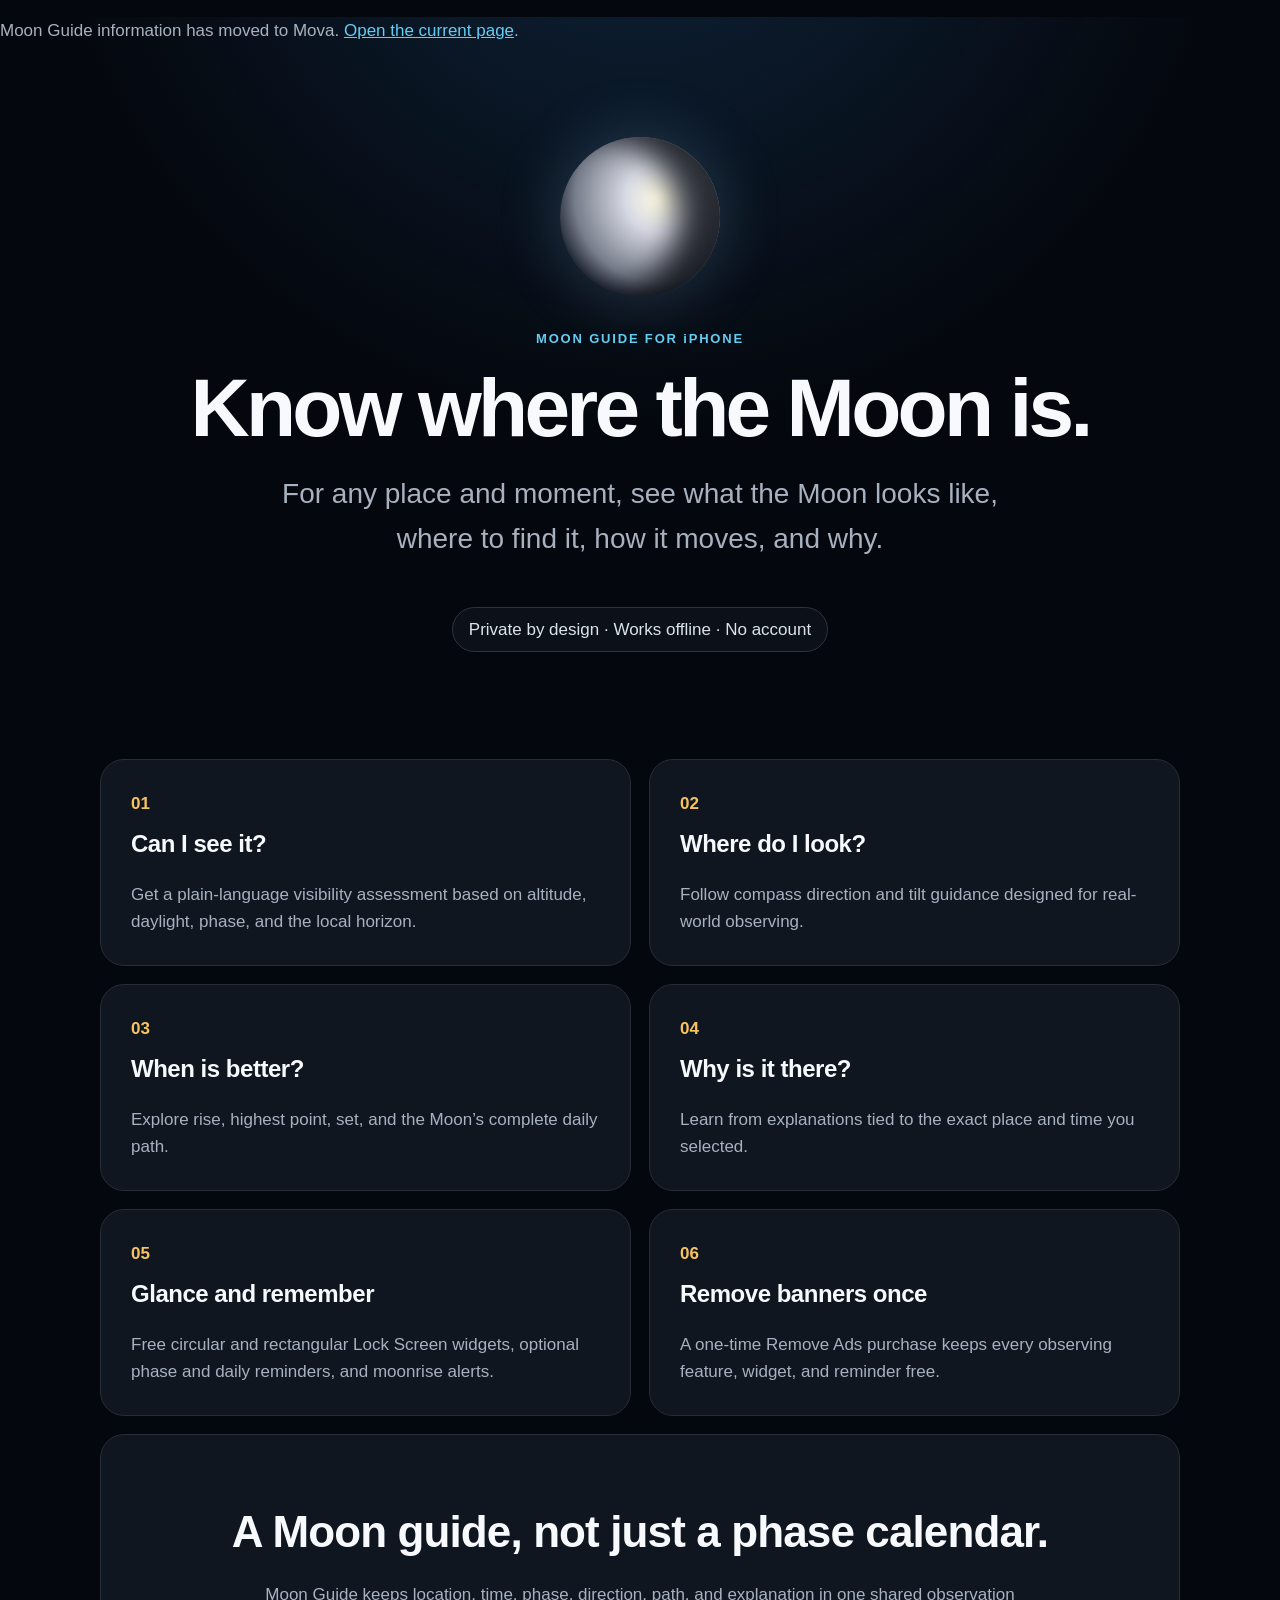
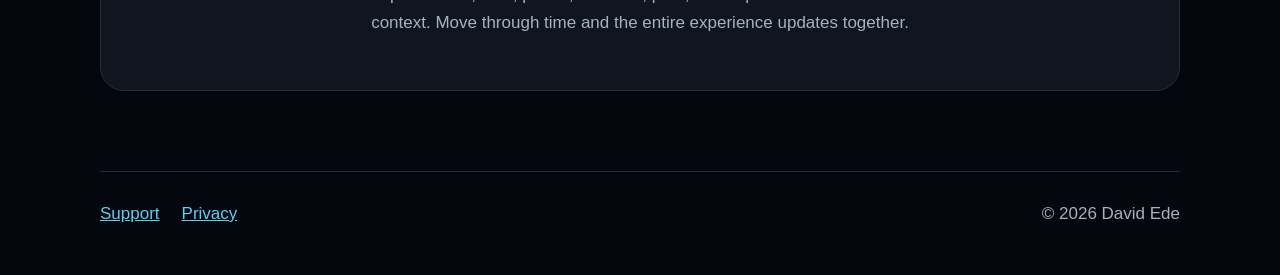
<file: index.html>
<!doctype html>
<html lang="en">
<head>
  <meta charset="utf-8">
  <link rel="canonical" href="https://www.learnmova.com/support/moon-guide">
  <meta name="robots" content="noindex,follow">
  <meta http-equiv="refresh" content="5;url=https://www.learnmova.com/support/moon-guide">
  <meta name="viewport" content="width=device-width, initial-scale=1">
  <meta name="description" content="Moon Guide shows what the Moon looks like, where it is, how it is moving, and why—privately and offline.">
  <title>Moon Guide — Your Moon, right now</title>
  <link rel="stylesheet" href="style.css">
</head>
<body>
  <p class="updated">Moon Guide information has moved to Mova. <a href="https://www.learnmova.com/support/moon-guide">Open the current page</a>.</p>
  <main>
    <section class="hero">
      <div class="moon" aria-hidden="true"></div>
      <p class="eyebrow">MOON GUIDE FOR iPHONE</p>
      <h1>Know where the Moon is.</h1>
      <p class="lead">For any place and moment, see what the Moon looks like, where to find it, how it moves, and why.</p>
      <p class="badge">Private by design · Works offline · No account</p>
    </section>

    <section class="features" aria-label="Features">
      <article><span>01</span><h2>Can I see it?</h2><p>Get a plain-language visibility assessment based on altitude, daylight, phase, and the local horizon.</p></article>
      <article><span>02</span><h2>Where do I look?</h2><p>Follow compass direction and tilt guidance designed for real-world observing.</p></article>
      <article><span>03</span><h2>When is better?</h2><p>Explore rise, highest point, set, and the Moon’s complete daily path.</p></article>
      <article><span>04</span><h2>Why is it there?</h2><p>Learn from explanations tied to the exact place and time you selected.</p></article>
      <article><span>05</span><h2>Glance and remember</h2><p>Free circular and rectangular Lock Screen widgets, optional phase and daily reminders, and moonrise alerts.</p></article>
      <article><span>06</span><h2>Remove banners once</h2><p>A one-time Remove Ads purchase keeps every observing feature, widget, and reminder free.</p></article>
    </section>

    <section class="statement">
      <h2>A Moon guide, not just a phase calendar.</h2>
      <p>Moon Guide keeps location, time, phase, direction, path, and explanation in one shared observation context. Move through time and the entire experience updates together.</p>
    </section>
  </main>
  <footer>
    <a href="support.html">Support</a>
    <a href="privacy.html">Privacy</a>
    <span>© 2026 David Ede</span>
  </footer>
</body>
</html>
</file>
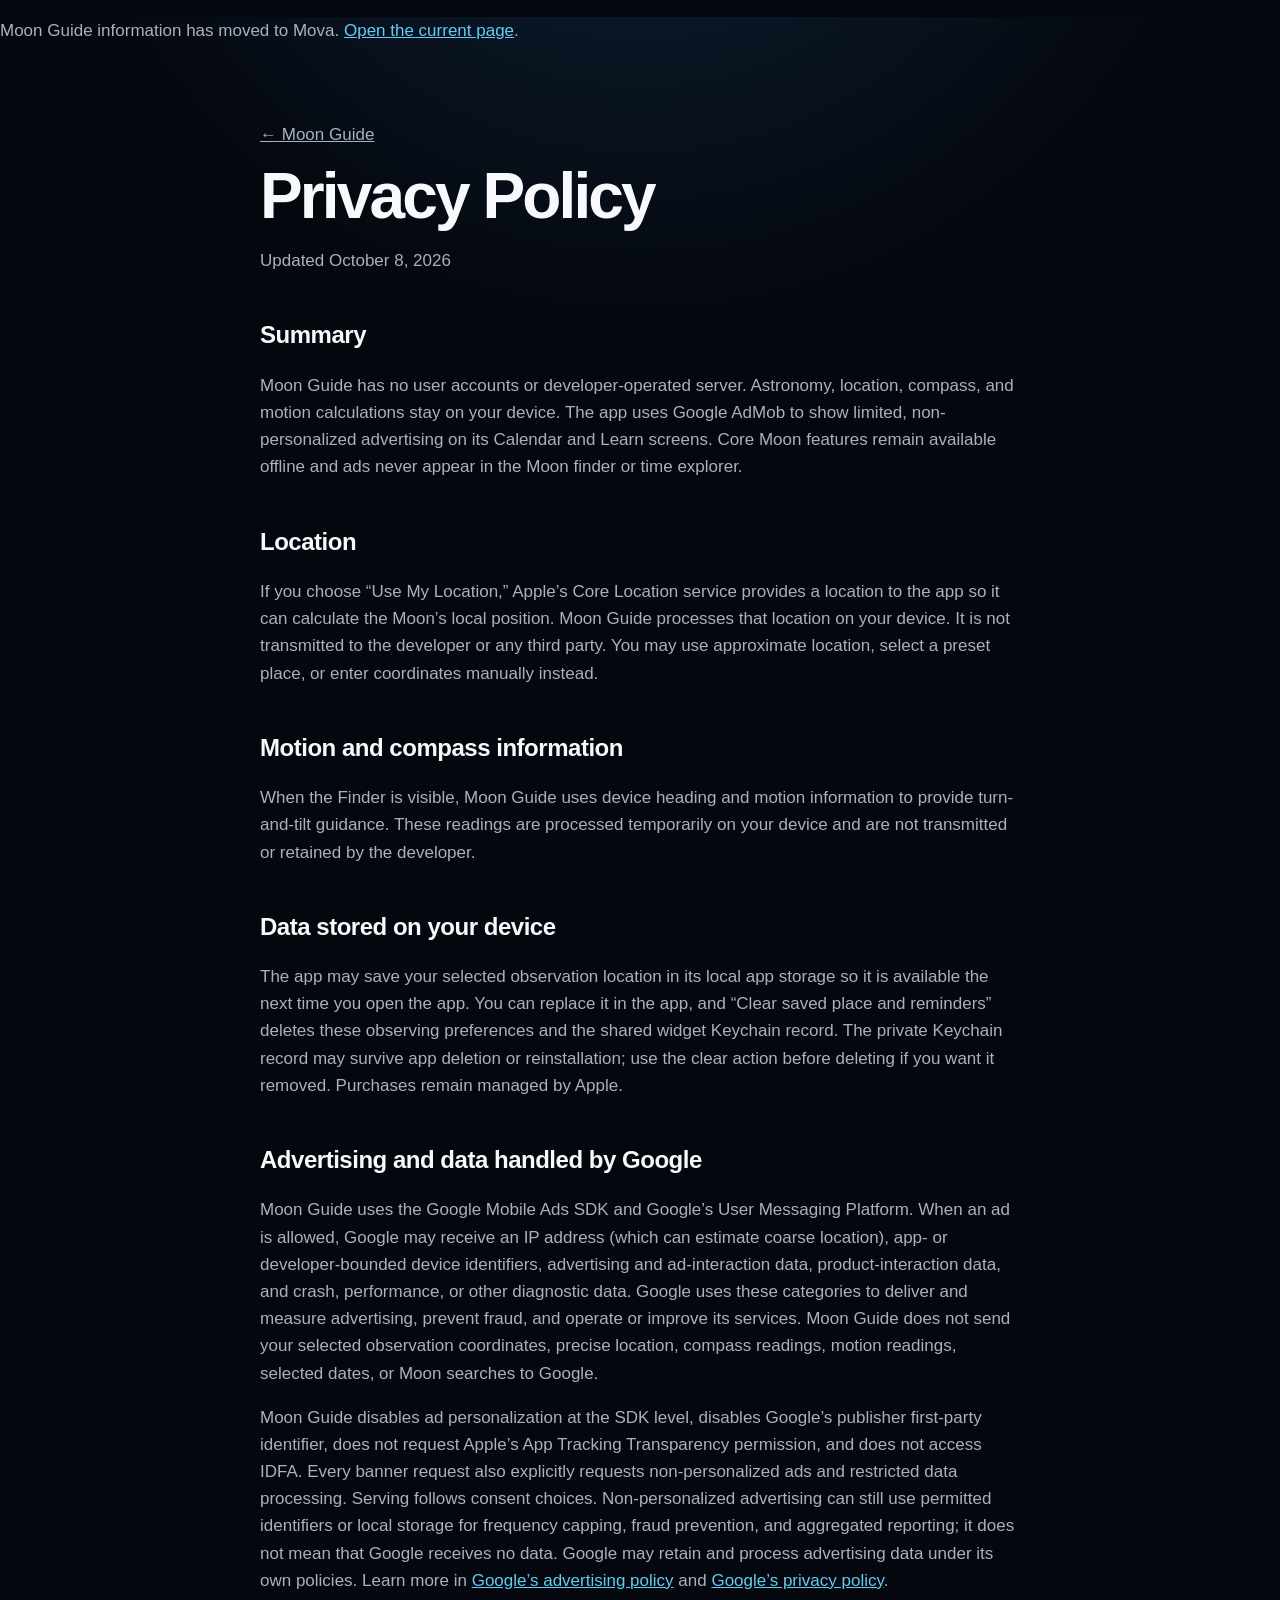
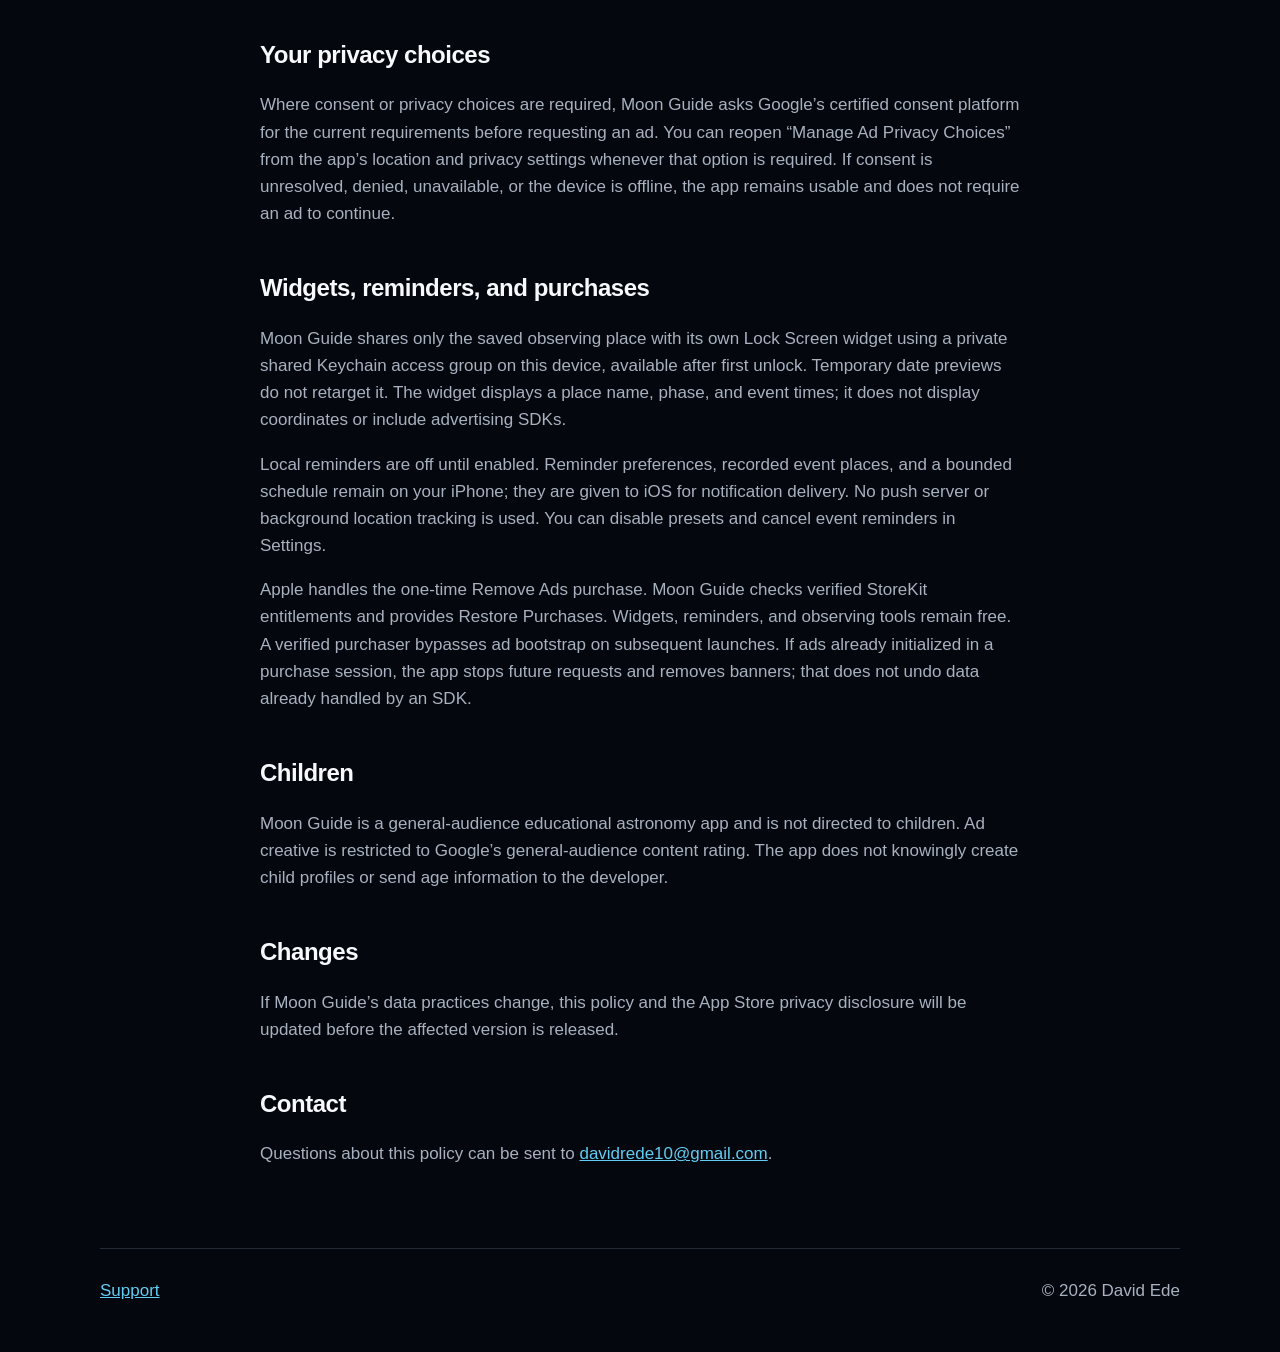
<file: privacy.html>
<!doctype html>
<html lang="en">
<head>
  <meta charset="utf-8">
  <link rel="canonical" href="https://www.learnmova.com/privacy/moon-guide">
  <meta name="robots" content="noindex,follow">
  <meta http-equiv="refresh" content="5;url=https://www.learnmova.com/privacy/moon-guide">
  <meta name="viewport" content="width=device-width, initial-scale=1">
  <meta name="description" content="Privacy policy for Moon Guide on iPhone.">
  <title>Moon Guide Privacy Policy</title>
  <link rel="stylesheet" href="style.css">
</head>
<body>
  <p class="updated">Moon Guide information has moved to Mova. <a href="https://www.learnmova.com/privacy/moon-guide">Open the current page</a>.</p>
  <main class="document">
    <a class="back" href="index.html">← Moon Guide</a>
    <h1>Privacy Policy</h1>
    <p class="updated">Updated October 8, 2026</p>

    <h2>Summary</h2>
    <p>Moon Guide has no user accounts or developer-operated server. Astronomy, location, compass, and motion calculations stay on your device. The app uses Google AdMob to show limited, non-personalized advertising on its Calendar and Learn screens. Core Moon features remain available offline and ads never appear in the Moon finder or time explorer.</p>

    <h2>Location</h2>
    <p>If you choose “Use My Location,” Apple’s Core Location service provides a location to the app so it can calculate the Moon’s local position. Moon Guide processes that location on your device. It is not transmitted to the developer or any third party. You may use approximate location, select a preset place, or enter coordinates manually instead.</p>

    <h2>Motion and compass information</h2>
    <p>When the Finder is visible, Moon Guide uses device heading and motion information to provide turn-and-tilt guidance. These readings are processed temporarily on your device and are not transmitted or retained by the developer.</p>

    <h2>Data stored on your device</h2>
    <p>The app may save your selected observation location in its local app storage so it is available the next time you open the app. You can replace it in the app, and “Clear saved place and reminders” deletes these observing preferences and the shared widget Keychain record. The private Keychain record may survive app deletion or reinstallation; use the clear action before deleting if you want it removed. Purchases remain managed by Apple.</p>

    <h2>Advertising and data handled by Google</h2>
    <p>Moon Guide uses the Google Mobile Ads SDK and Google’s User Messaging Platform. When an ad is allowed, Google may receive an IP address (which can estimate coarse location), app- or developer-bounded device identifiers, advertising and ad-interaction data, product-interaction data, and crash, performance, or other diagnostic data. Google uses these categories to deliver and measure advertising, prevent fraud, and operate or improve its services. Moon Guide does not send your selected observation coordinates, precise location, compass readings, motion readings, selected dates, or Moon searches to Google.</p>
    <p>Moon Guide disables ad personalization at the SDK level, disables Google’s publisher first-party identifier, does not request Apple’s App Tracking Transparency permission, and does not access IDFA. Every banner request also explicitly requests non-personalized ads and restricted data processing. Serving follows consent choices. Non-personalized advertising can still use permitted identifiers or local storage for frequency capping, fraud prevention, and aggregated reporting; it does not mean that Google receives no data. Google may retain and process advertising data under its own policies. Learn more in <a href="https://policies.google.com/technologies/ads">Google’s advertising policy</a> and <a href="https://policies.google.com/privacy">Google’s privacy policy</a>.</p>

    <h2>Your privacy choices</h2>
    <p>Where consent or privacy choices are required, Moon Guide asks Google’s certified consent platform for the current requirements before requesting an ad. You can reopen “Manage Ad Privacy Choices” from the app’s location and privacy settings whenever that option is required. If consent is unresolved, denied, unavailable, or the device is offline, the app remains usable and does not require an ad to continue.</p>

    <h2>Widgets, reminders, and purchases</h2>
    <p>Moon Guide shares only the saved observing place with its own Lock Screen widget using a private shared Keychain access group on this device, available after first unlock. Temporary date previews do not retarget it. The widget displays a place name, phase, and event times; it does not display coordinates or include advertising SDKs.</p>
    <p>Local reminders are off until enabled. Reminder preferences, recorded event places, and a bounded schedule remain on your iPhone; they are given to iOS for notification delivery. No push server or background location tracking is used. You can disable presets and cancel event reminders in Settings.</p>
    <p>Apple handles the one-time Remove Ads purchase. Moon Guide checks verified StoreKit entitlements and provides Restore Purchases. Widgets, reminders, and observing tools remain free. A verified purchaser bypasses ad bootstrap on subsequent launches. If ads already initialized in a purchase session, the app stops future requests and removes banners; that does not undo data already handled by an SDK.</p>
    <h2>Children</h2>
    <p>Moon Guide is a general-audience educational astronomy app and is not directed to children. Ad creative is restricted to Google’s general-audience content rating. The app does not knowingly create child profiles or send age information to the developer.</p>

    <h2>Changes</h2>
    <p>If Moon Guide’s data practices change, this policy and the App Store privacy disclosure will be updated before the affected version is released.</p>

    <h2>Contact</h2>
    <p>Questions about this policy can be sent to <a href="mailto:davidrede10@gmail.com?subject=Moon%20Guide%20Privacy">davidrede10@gmail.com</a>.</p>
  </main>
  <footer><a href="support.html">Support</a><span>© 2026 David Ede</span></footer>
</body>
</html>
</file>
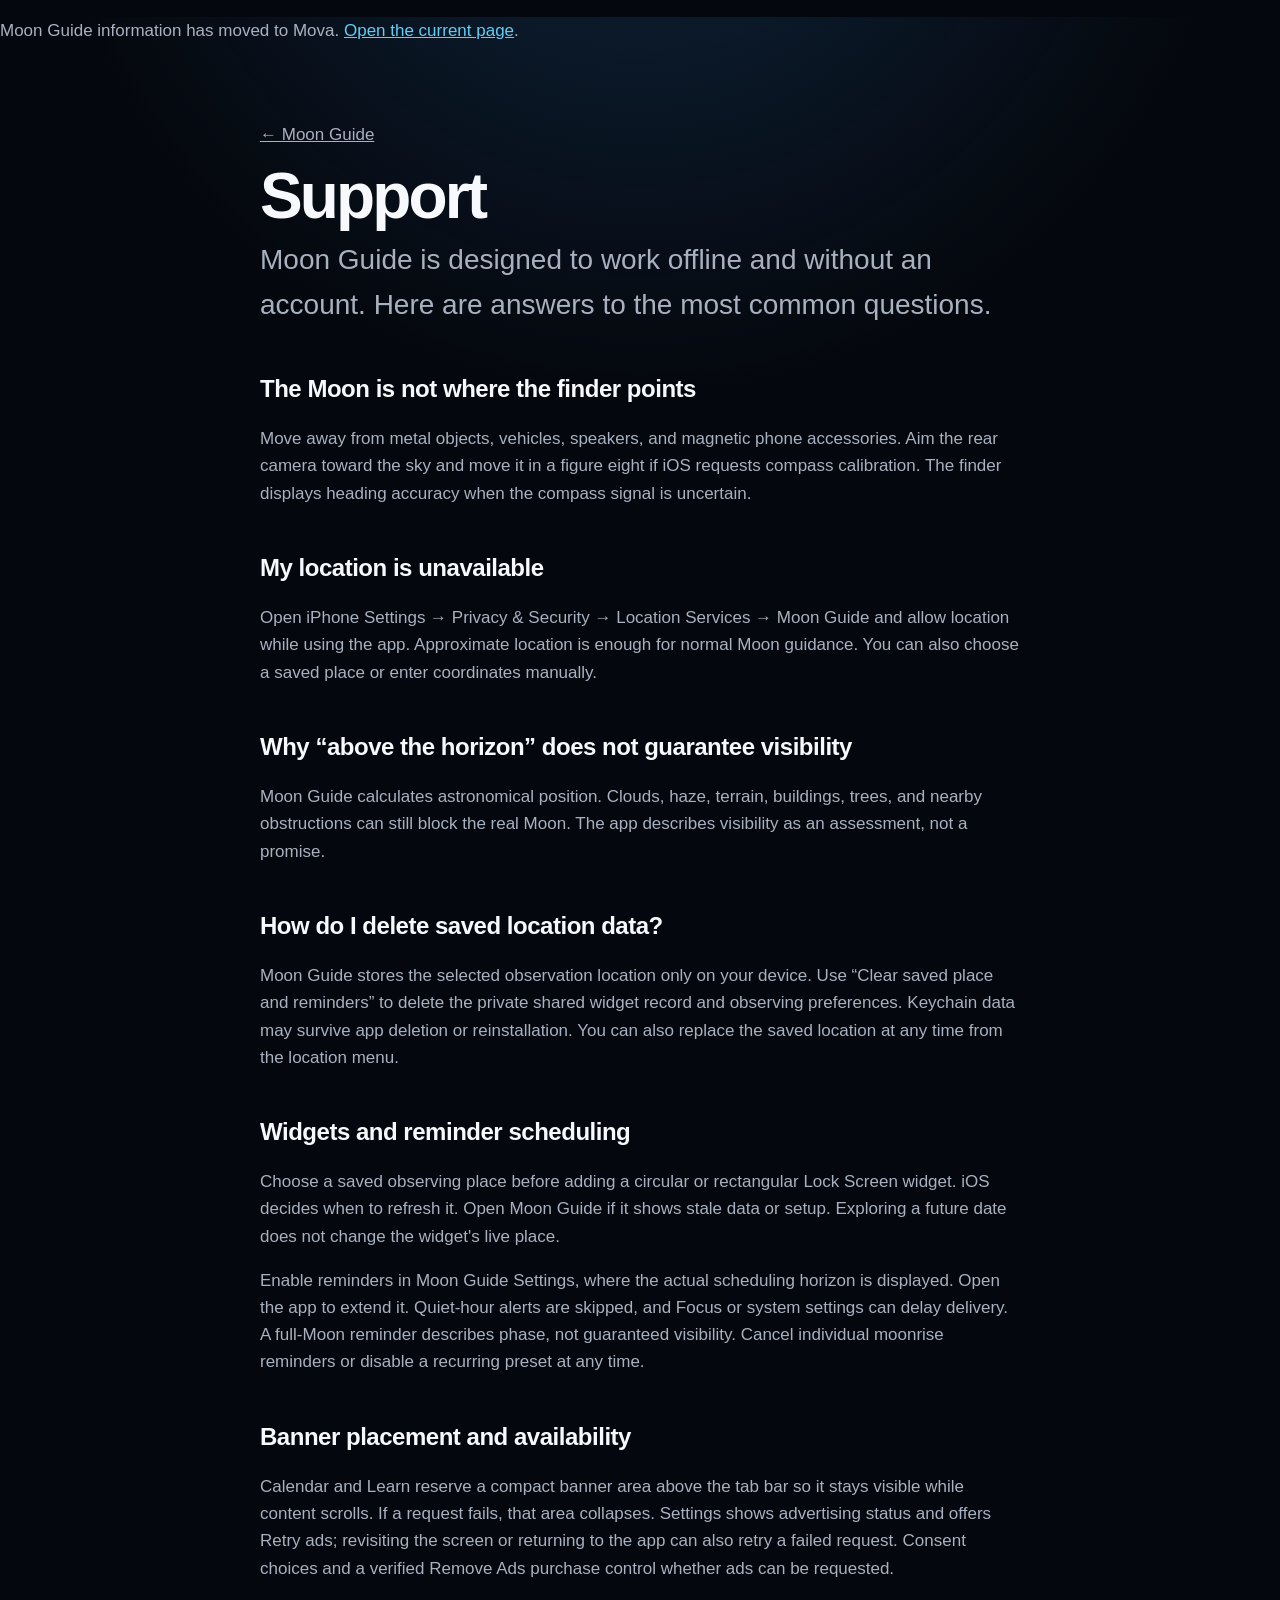
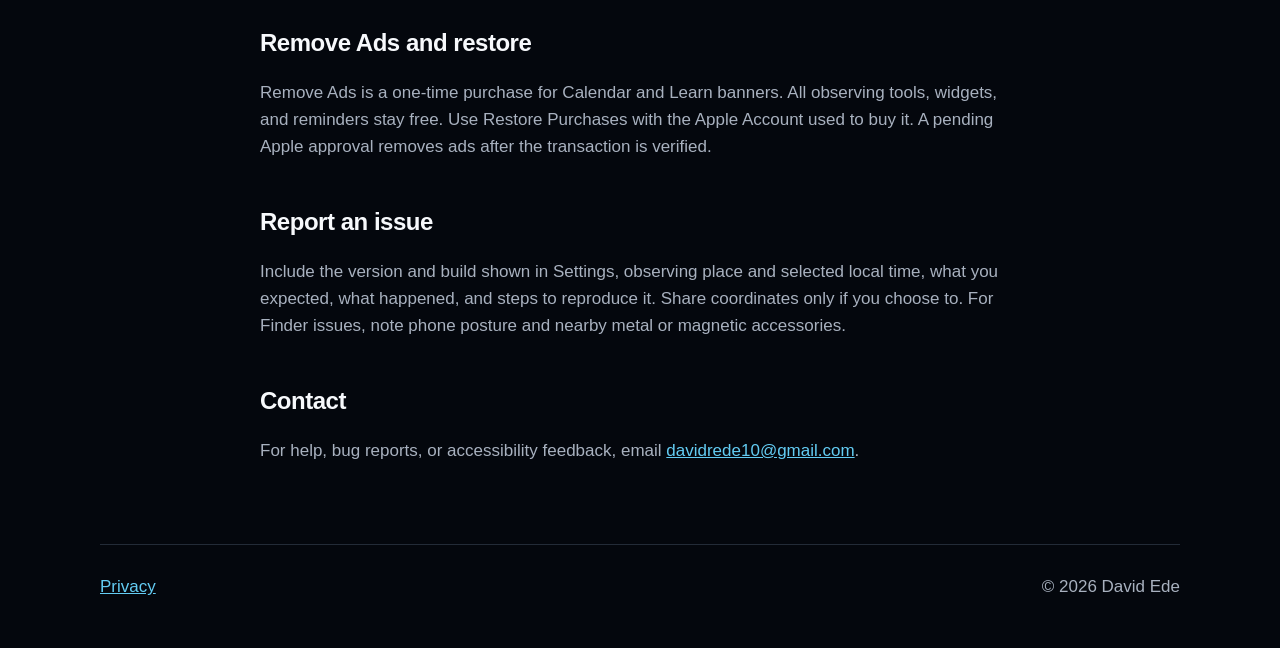
<file: support.html>
<!doctype html>
<html lang="en">
<head>
  <meta charset="utf-8">
  <link rel="canonical" href="https://www.learnmova.com/support/moon-guide">
  <meta name="robots" content="noindex,follow">
  <meta http-equiv="refresh" content="5;url=https://www.learnmova.com/support/moon-guide">
  <meta name="viewport" content="width=device-width, initial-scale=1">
  <meta name="description" content="Help and support for Moon Guide on iPhone.">
  <title>Moon Guide Support</title>
  <link rel="stylesheet" href="style.css">
</head>
<body>
  <p class="updated">Moon Guide information has moved to Mova. <a href="https://www.learnmova.com/support/moon-guide">Open the current page</a>.</p>
  <main class="document">
    <a class="back" href="index.html">← Moon Guide</a>
    <h1>Support</h1>
    <p class="lead">Moon Guide is designed to work offline and without an account. Here are answers to the most common questions.</p>

    <h2>The Moon is not where the finder points</h2>
    <p>Move away from metal objects, vehicles, speakers, and magnetic phone accessories. Aim the rear camera toward the sky and move it in a figure eight if iOS requests compass calibration. The finder displays heading accuracy when the compass signal is uncertain.</p>

    <h2>My location is unavailable</h2>
    <p>Open iPhone Settings → Privacy &amp; Security → Location Services → Moon Guide and allow location while using the app. Approximate location is enough for normal Moon guidance. You can also choose a saved place or enter coordinates manually.</p>

    <h2>Why “above the horizon” does not guarantee visibility</h2>
    <p>Moon Guide calculates astronomical position. Clouds, haze, terrain, buildings, trees, and nearby obstructions can still block the real Moon. The app describes visibility as an assessment, not a promise.</p>

    <h2>How do I delete saved location data?</h2>
    <p>Moon Guide stores the selected observation location only on your device. Use “Clear saved place and reminders” to delete the private shared widget record and observing preferences. Keychain data may survive app deletion or reinstallation. You can also replace the saved location at any time from the location menu.</p>

    <h2>Widgets and reminder scheduling</h2>
    <p>Choose a saved observing place before adding a circular or rectangular Lock Screen widget. iOS decides when to refresh it. Open Moon Guide if it shows stale data or setup. Exploring a future date does not change the widget's live place.</p>
    <p>Enable reminders in Moon Guide Settings, where the actual scheduling horizon is displayed. Open the app to extend it. Quiet-hour alerts are skipped, and Focus or system settings can delay delivery. A full-Moon reminder describes phase, not guaranteed visibility. Cancel individual moonrise reminders or disable a recurring preset at any time.</p>
    <h2>Banner placement and availability</h2>
    <p>Calendar and Learn reserve a compact banner area above the tab bar so it stays visible while content scrolls. If a request fails, that area collapses. Settings shows advertising status and offers Retry ads; revisiting the screen or returning to the app can also retry a failed request. Consent choices and a verified Remove Ads purchase control whether ads can be requested.</p>
    <h2>Remove Ads and restore</h2>
    <p>Remove Ads is a one-time purchase for Calendar and Learn banners. All observing tools, widgets, and reminders stay free. Use Restore Purchases with the Apple Account used to buy it. A pending Apple approval removes ads after the transaction is verified.</p>
    <h2>Report an issue</h2>
    <p>Include the version and build shown in Settings, observing place and selected local time, what you expected, what happened, and steps to reproduce it. Share coordinates only if you choose to. For Finder issues, note phone posture and nearby metal or magnetic accessories.</p>
    <h2>Contact</h2>
    <p>For help, bug reports, or accessibility feedback, email <a href="mailto:davidrede10@gmail.com?subject=Moon%20Guide%20Support">davidrede10@gmail.com</a>.</p>
  </main>
  <footer><a href="privacy.html">Privacy</a><span>© 2026 David Ede</span></footer>
</body>
</html>
</file>
<file: style.css>
:root {
  color-scheme: dark;
  --bg: #04070d;
  --card: #111722;
  --text: #f7f9fc;
  --muted: #a8b1bf;
  --blue: #63ccf3;
  --gold: #f8c35d;
}
* { box-sizing: border-box; }
html { background: var(--bg); }
body {
  margin: 0;
  color: var(--text);
  background:
    radial-gradient(circle at 50% -10%, rgba(36, 91, 145, .35), transparent 38rem),
    var(--bg);
  font: 17px/1.6 -apple-system, BlinkMacSystemFont, "Segoe UI", sans-serif;
}
a { color: var(--blue); }
main, footer { width: min(1080px, calc(100% - 40px)); margin-inline: auto; }
.hero { text-align: center; padding: 76px 0 90px; }
.moon {
  width: 160px; height: 160px; margin: 0 auto 32px; border-radius: 50%;
  background: radial-gradient(circle at 62% 38%, #fffde8 0 3%, #d8dae4 24%, #777d8b 60%, #222937 76%);
  box-shadow: 0 0 64px rgba(150, 208, 255, .22), inset -42px 0 30px rgba(2, 5, 12, .78);
}
.eyebrow { color: var(--blue); font-weight: 700; letter-spacing: .14em; font-size: 13px; }
h1 { font-size: clamp(43px, 7vw, 82px); letter-spacing: -.045em; line-height: 1.03; margin: 16px 0 22px; }
.lead { color: var(--muted); font-size: clamp(20px, 3vw, 28px); max-width: 760px; margin: 0 auto 28px; }
.badge { display: inline-block; border: 1px solid #2a3443; background: #0c1119; border-radius: 999px; padding: 8px 16px; color: #dbe3ed; }
.features { display: grid; grid-template-columns: repeat(2, 1fr); gap: 18px; }
article, .statement { padding: 30px; background: color-mix(in srgb, var(--card) 92%, transparent); border: 1px solid #252d39; border-radius: 24px; }
article span { color: var(--gold); font-weight: 700; }
h2 { margin: 8px 0; font-size: 24px; letter-spacing: -.02em; }
article p, .statement p, .document p { color: var(--muted); margin-bottom: 0; }
.statement { margin: 18px 0 80px; text-align: center; padding: 54px 30px; }
.statement h2 { font-size: clamp(28px, 4vw, 44px); }
.statement p { max-width: 760px; margin: 14px auto 0; }
.document { max-width: 760px; padding: 60px 0 80px; }
.document h1 { font-size: clamp(42px, 7vw, 64px); margin-bottom: 8px; }
.document h2 { margin-top: 42px; }
.updated, .back { color: var(--muted); }
footer { border-top: 1px solid #232b37; display: flex; gap: 22px; padding: 28px 0 48px; color: var(--muted); }
footer span { margin-left: auto; }
@media (max-width: 660px) {
  .hero { padding-top: 54px; }
  .features { grid-template-columns: 1fr; }
  footer { flex-wrap: wrap; }
}
</file>
